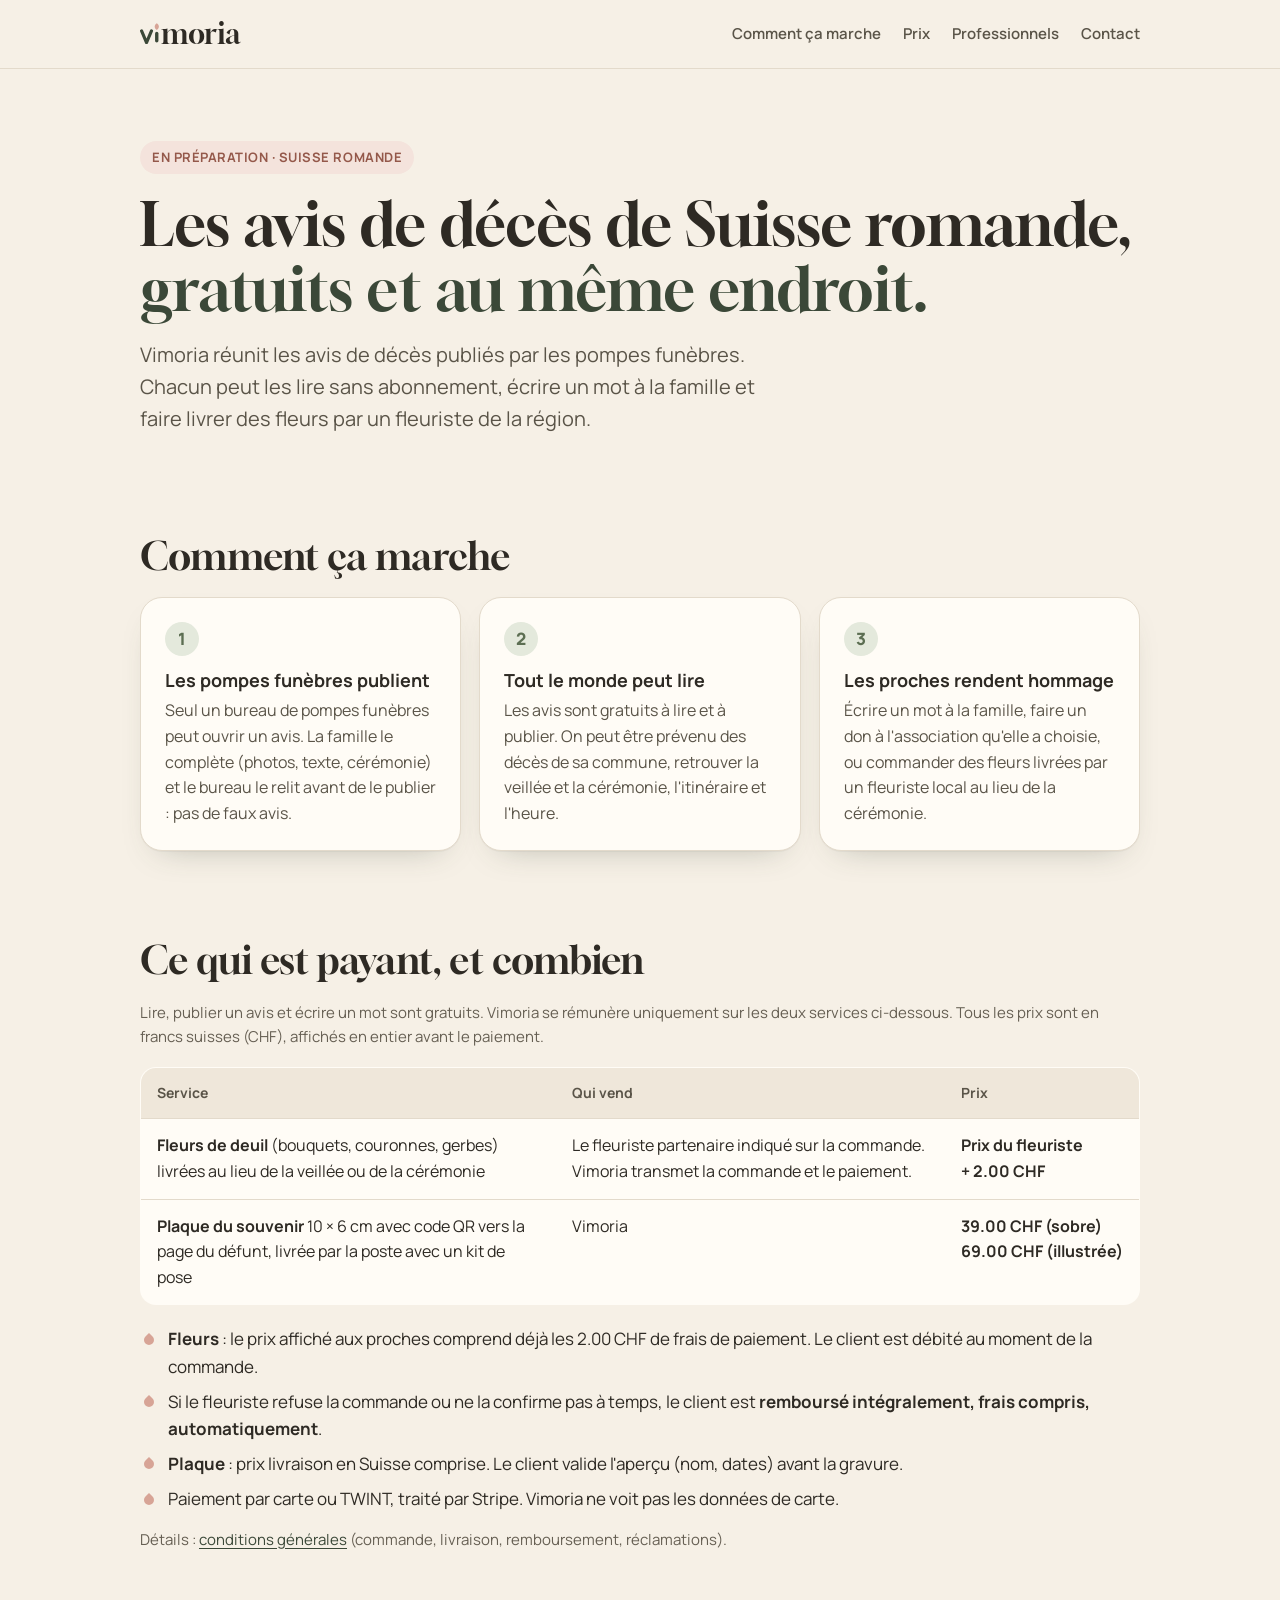
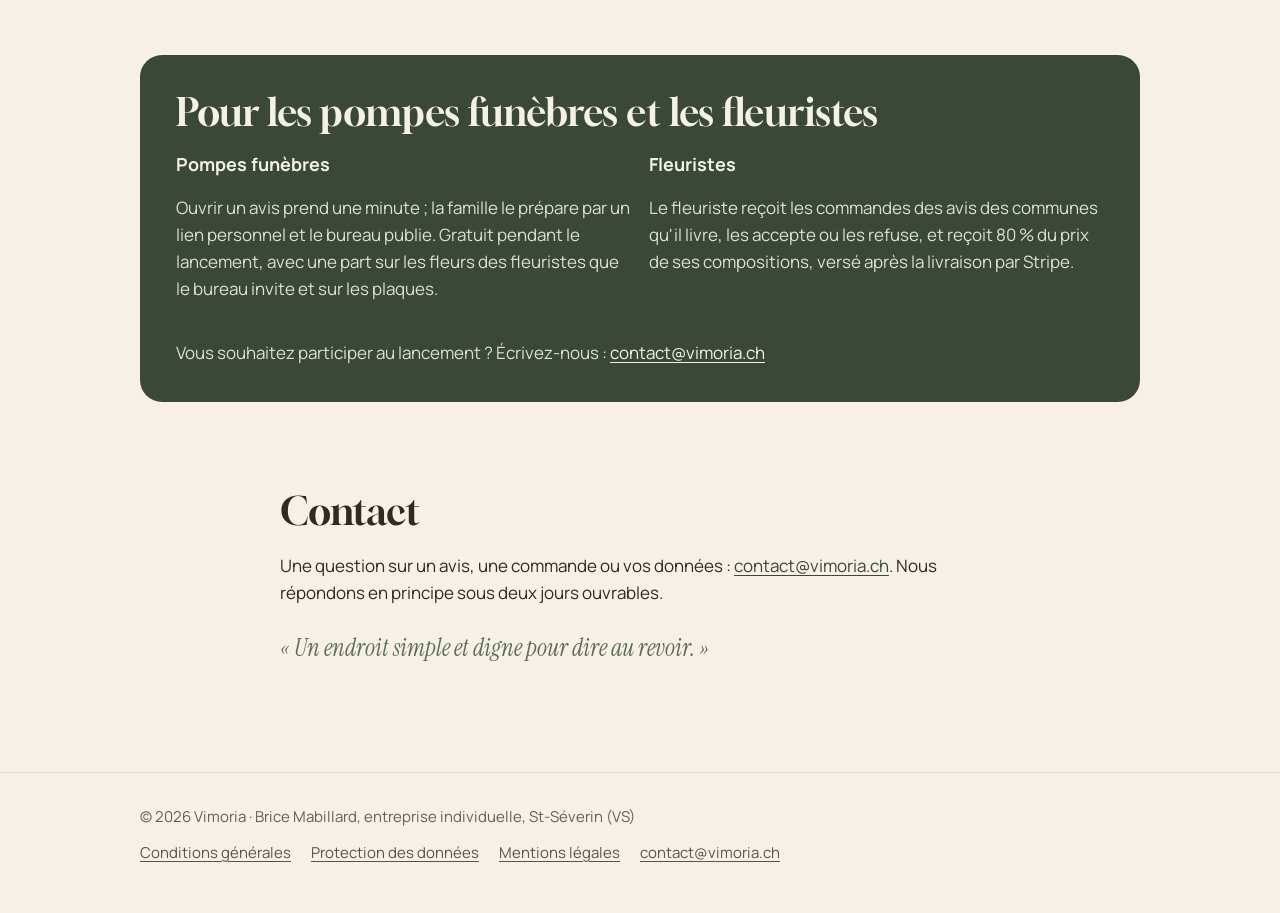
<file: index.html>
<!doctype html>
<html lang="fr">
<head>
<meta charset="utf-8">
<meta name="viewport" content="width=device-width, initial-scale=1">
<title>Vimoria · Avis de décès en Suisse romande</title>
<meta name="description" content="Vimoria réunit les avis de décès de Suisse romande, gratuits à lire et à publier. Les proches peuvent écrire un mot et faire livrer des fleurs par un fleuriste local.">
<link rel="icon" href="favicon.svg" type="image/svg+xml">
<link rel="preconnect" href="https://fonts.googleapis.com">
<link rel="preconnect" href="https://fonts.gstatic.com" crossorigin>
<link rel="stylesheet" href="https://fonts.googleapis.com/css2?family=Gloock&family=Instrument+Serif:ital@0;1&family=Manrope:wght@400;600;700;800&display=swap">
<link rel="stylesheet" href="style.css">
</head>
<body>
<header class="top"><div class="wrap">
  <a class="wm" href="./" aria-label="Vimoria, accueil"><svg viewBox="6.5 7.5 46 47" aria-hidden="true"><path d="M10 25L21 51L32 25" fill="none" stroke="currentColor" stroke-width="7" stroke-linecap="round" stroke-linejoin="round"/><rect x="40" y="27" width="7.5" height="24" rx="3.75" fill="currentColor"/><path d="M43.8 8C50 12 50 19 43.8 23C37.6 19 37.6 12 43.8 8Z" fill="#D7A496"/></svg>moria</a>
  <nav><a href="#comment">Comment ça marche</a><a href="#prix">Prix</a><a class="hide-s" href="#pro">Professionnels</a><a href="#contact">Contact</a></nav>
</div></header>

<main>
<div class="wrap">
  <div class="hero">
    <span class="tag">En préparation · Suisse romande</span>
    <h1>Les avis de décès de Suisse romande, <em>gratuits et au même endroit.</em></h1>
    <p class="lead">Vimoria réunit les avis de décès publiés par les pompes funèbres. Chacun peut les lire sans abonnement, écrire un mot à la famille et faire livrer des fleurs par un fleuriste de la région.</p>
  </div>
</div>

<section id="comment"><div class="wrap">
  <h2>Comment ça marche</h2>
  <div class="grid">
    <div class="card"><span class="num">1</span><h3>Les pompes funèbres publient</h3><p>Seul un bureau de pompes funèbres peut ouvrir un avis. La famille le complète (photos, texte, cérémonie) et le bureau le relit avant de le publier : pas de faux avis.</p></div>
    <div class="card"><span class="num">2</span><h3>Tout le monde peut lire</h3><p>Les avis sont gratuits à lire et à publier. On peut être prévenu des décès de sa commune, retrouver la veillée et la cérémonie, l'itinéraire et l'heure.</p></div>
    <div class="card"><span class="num">3</span><h3>Les proches rendent hommage</h3><p>Écrire un mot à la famille, faire un don à l'association qu'elle a choisie, ou commander des fleurs livrées par un fleuriste local au lieu de la cérémonie.</p></div>
  </div>
</div></section>

<section id="prix"><div class="wrap">
  <h2>Ce qui est payant, et combien</h2>
  <p class="note" style="margin:0 0 18px">Lire, publier un avis et écrire un mot sont gratuits. Vimoria se rémunère uniquement sur les deux services ci-dessous. Tous les prix sont en francs suisses (CHF), affichés en entier avant le paiement.</p>
  <table class="prices">
    <thead><tr><th>Service</th><th>Qui vend</th><th>Prix</th></tr></thead>
    <tbody>
      <tr><td><b>Fleurs de deuil</b> (bouquets, couronnes, gerbes) livrées au lieu de la veillée ou de la cérémonie</td><td>Le fleuriste partenaire indiqué sur la commande. Vimoria transmet la commande et le paiement.</td><td class="p">Prix du fleuriste<br>+ 2.00 CHF</td></tr>
      <tr><td><b>Plaque du souvenir</b> 10 × 6 cm avec code QR vers la page du défunt, livrée par la poste avec un kit de pose</td><td>Vimoria</td><td class="p">39.00 CHF (sobre)<br>69.00 CHF (illustrée)</td></tr>
    </tbody>
  </table>
  <ul class="check" style="margin-top:20px">
    <li><b>Fleurs</b> : le prix affiché aux proches comprend déjà les 2.00 CHF de frais de paiement. Le client est débité au moment de la commande.</li>
    <li>Si le fleuriste refuse la commande ou ne la confirme pas à temps, le client est <b>remboursé intégralement, frais compris, automatiquement</b>.</li>
    <li><b>Plaque</b> : prix livraison en Suisse comprise. Le client valide l'aperçu (nom, dates) avant la gravure.</li>
    <li>Paiement par carte ou TWINT, traité par Stripe. Vimoria ne voit pas les données de carte.</li>
  </ul>
  <p class="note">Détails : <a href="conditions.html">conditions générales</a> (commande, livraison, remboursement, réclamations).</p>
</div></section>

<section id="pro"><div class="wrap">
  <div class="deep">
    <h2>Pour les pompes funèbres et les fleuristes</h2>
    <div class="grid">
      <div><h3>Pompes funèbres</h3><p>Ouvrir un avis prend une minute ; la famille le prépare par un lien personnel et le bureau publie. Gratuit pendant le lancement, avec une part sur les fleurs des fleuristes que le bureau invite et sur les plaques.</p></div>
      <div><h3>Fleuristes</h3><p>Le fleuriste reçoit les commandes des avis des communes qu'il livre, les accepte ou les refuse, et reçoit 80 % du prix de ses compositions, versé après la livraison par Stripe.</p></div>
    </div>
    <p style="margin:20px 0 0">Vous souhaitez participer au lancement ? Écrivez-nous : <a href="mailto:contact@vimoria.ch">contact@vimoria.ch</a></p>
  </div>
</div></section>

<section id="contact"><div class="wrap narrow">
  <h2>Contact</h2>
  <p>Une question sur un avis, une commande ou vos données : <a href="mailto:contact@vimoria.ch">contact@vimoria.ch</a>. Nous répondons en principe sous deux jours ouvrables.</p>
  <p class="voice">« Un endroit simple et digne pour dire au revoir. »</p>
</div></section>
</main>

<footer><div class="wrap">
  <span>© 2026 Vimoria · Brice Mabillard, entreprise individuelle, St-Séverin (VS)</span>
  <nav><a href="conditions.html">Conditions générales</a><a href="confidentialite.html">Protection des données</a><a href="mentions-legales.html">Mentions légales</a><a href="mailto:contact@vimoria.ch">contact@vimoria.ch</a></nav>
</div></footer>
</body>
</html>
</file>
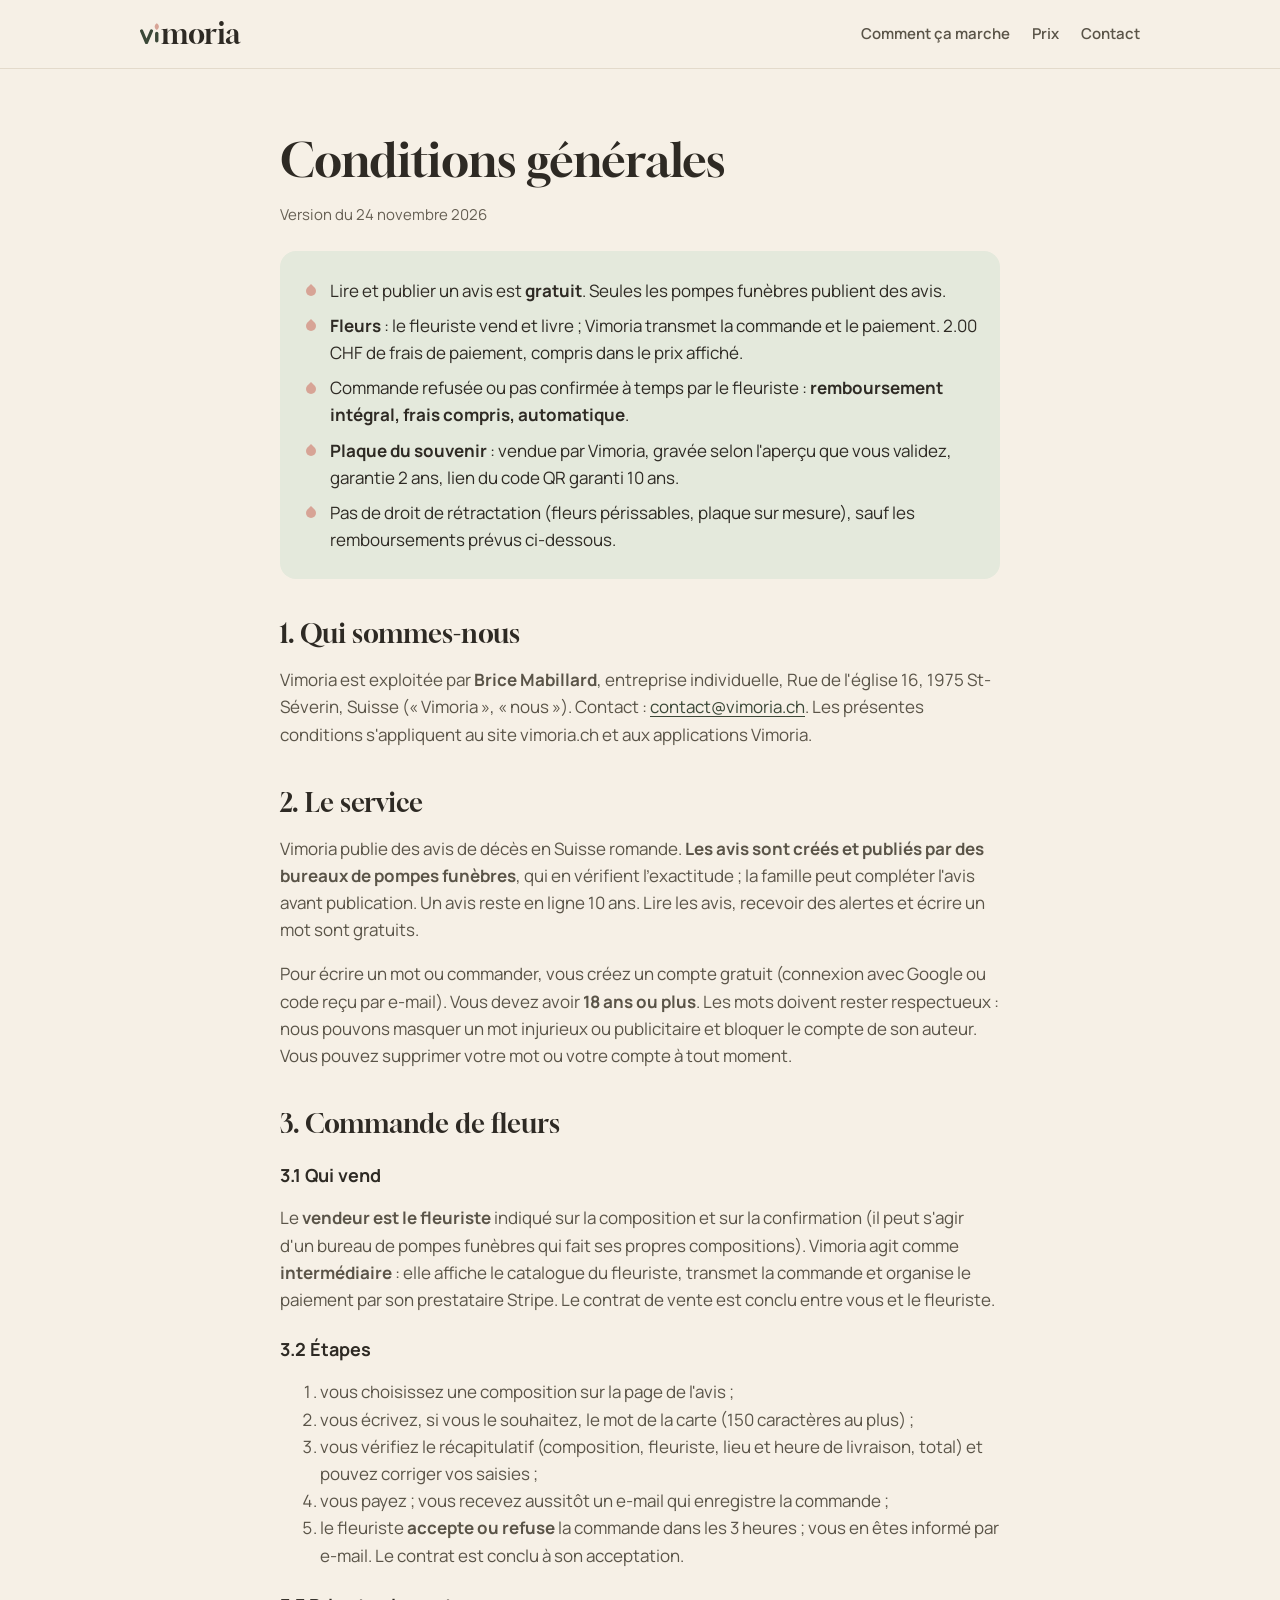
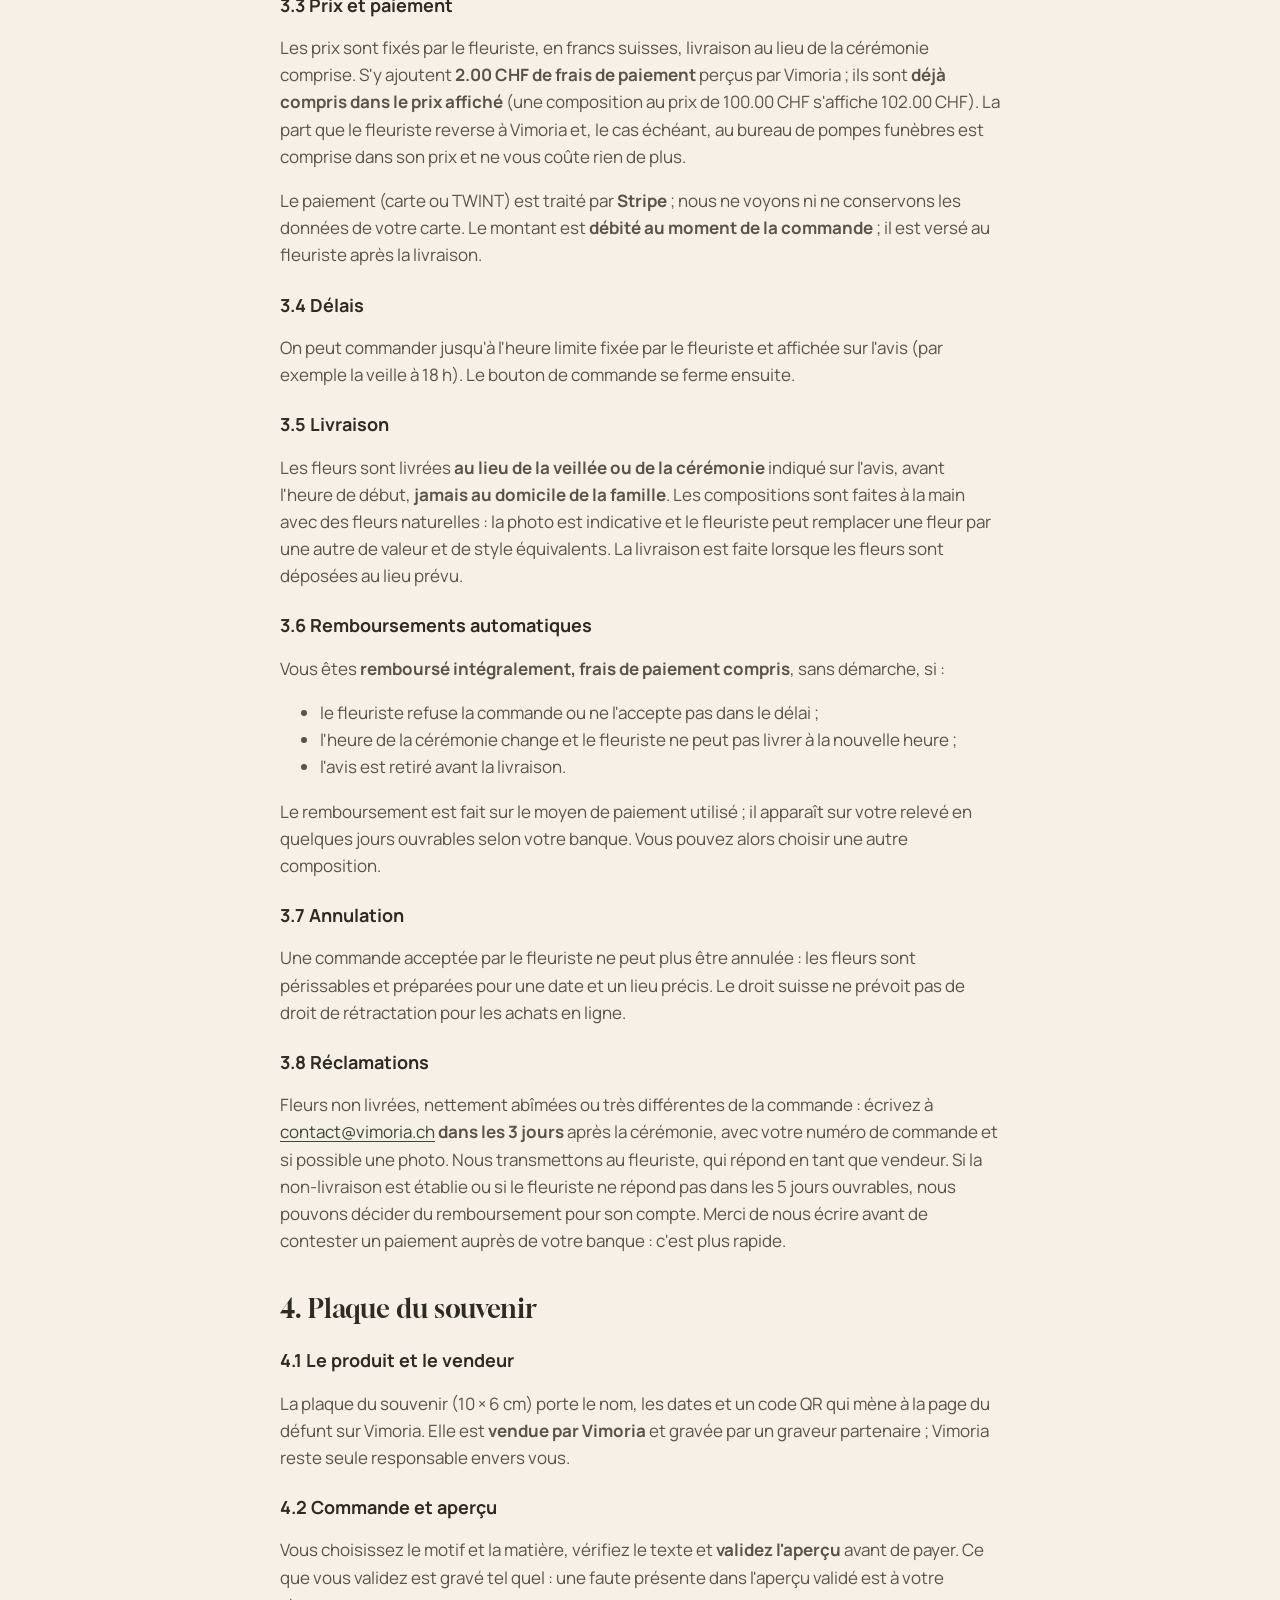
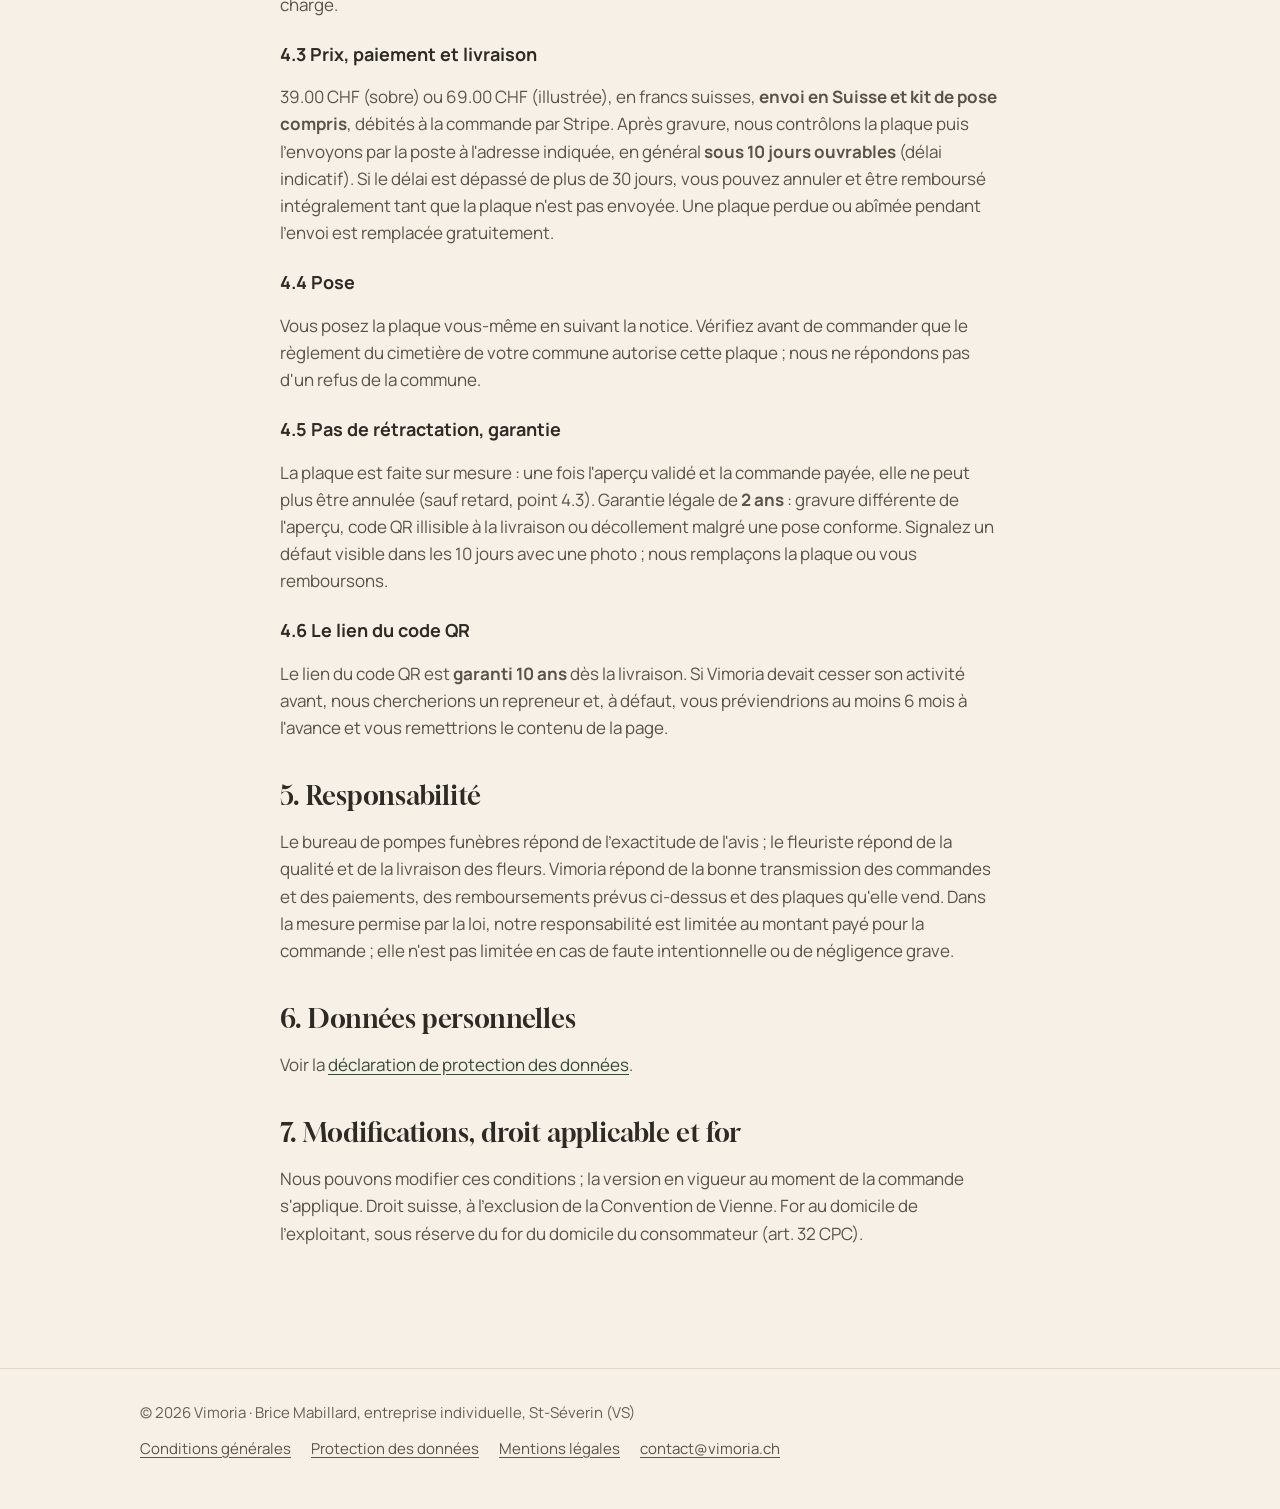
<file: conditions.html>
<!doctype html>
<html lang="fr">
<head>
<meta charset="utf-8">
<meta name="viewport" content="width=device-width, initial-scale=1">
<title>Conditions générales · Vimoria</title>
<meta name="description" content="Conditions générales de Vimoria : utilisation, commande de fleurs, vente des plaques du souvenir, remboursements et réclamations.">
<link rel="icon" href="favicon.svg" type="image/svg+xml">
<link rel="preconnect" href="https://fonts.googleapis.com">
<link rel="preconnect" href="https://fonts.gstatic.com" crossorigin>
<link rel="stylesheet" href="https://fonts.googleapis.com/css2?family=Gloock&family=Instrument+Serif:ital@0;1&family=Manrope:wght@400;600;700;800&display=swap">
<link rel="stylesheet" href="style.css">
</head>
<body>
<header class="top"><div class="wrap">
  <a class="wm" href="./" aria-label="Vimoria, accueil"><svg viewBox="6.5 7.5 46 47" aria-hidden="true"><path d="M10 25L21 51L32 25" fill="none" stroke="currentColor" stroke-width="7" stroke-linecap="round" stroke-linejoin="round"/><rect x="40" y="27" width="7.5" height="24" rx="3.75" fill="currentColor"/><path d="M43.8 8C50 12 50 19 43.8 23C37.6 19 37.6 12 43.8 8Z" fill="#D7A496"/></svg>moria</a>
  <nav><a href="./#comment">Comment ça marche</a><a href="./#prix">Prix</a><a href="./#contact">Contact</a></nav>
</div></header>

<main class="doc"><div class="wrap narrow">
<h1>Conditions générales</h1>
<p class="meta">Version du 24 novembre 2026</p>

<div class="brief">
<ul class="check">
  <li>Lire et publier un avis est <b>gratuit</b>. Seules les pompes funèbres publient des avis.</li>
  <li><b>Fleurs</b> : le fleuriste vend et livre ; Vimoria transmet la commande et le paiement. 2.00 CHF de frais de paiement, compris dans le prix affiché.</li>
  <li>Commande refusée ou pas confirmée à temps par le fleuriste : <b>remboursement intégral, frais compris, automatique</b>.</li>
  <li><b>Plaque du souvenir</b> : vendue par Vimoria, gravée selon l'aperçu que vous validez, garantie 2 ans, lien du code QR garanti 10 ans.</li>
  <li>Pas de droit de rétractation (fleurs périssables, plaque sur mesure), sauf les remboursements prévus ci-dessous.</li>
</ul>
</div>

<h2>1. Qui sommes-nous</h2>
<p>Vimoria est exploitée par <b>Brice Mabillard</b>, entreprise individuelle, Rue de l'église 16, 1975 St-Séverin, Suisse (« Vimoria », « nous »). Contact : <a href="mailto:contact@vimoria.ch">contact@vimoria.ch</a>. Les présentes conditions s'appliquent au site vimoria.ch et aux applications Vimoria.</p>

<h2>2. Le service</h2>
<p>Vimoria publie des avis de décès en Suisse romande. <b>Les avis sont créés et publiés par des bureaux de pompes funèbres</b>, qui en vérifient l'exactitude ; la famille peut compléter l'avis avant publication. Un avis reste en ligne 10 ans. Lire les avis, recevoir des alertes et écrire un mot sont gratuits.</p>
<p>Pour écrire un mot ou commander, vous créez un compte gratuit (connexion avec Google ou code reçu par e-mail). Vous devez avoir <b>18 ans ou plus</b>. Les mots doivent rester respectueux : nous pouvons masquer un mot injurieux ou publicitaire et bloquer le compte de son auteur. Vous pouvez supprimer votre mot ou votre compte à tout moment.</p>

<h2>3. Commande de fleurs</h2>
<h3>3.1 Qui vend</h3>
<p>Le <b>vendeur est le fleuriste</b> indiqué sur la composition et sur la confirmation (il peut s'agir d'un bureau de pompes funèbres qui fait ses propres compositions). Vimoria agit comme <b>intermédiaire</b> : elle affiche le catalogue du fleuriste, transmet la commande et organise le paiement par son prestataire Stripe. Le contrat de vente est conclu entre vous et le fleuriste.</p>
<h3>3.2 Étapes</h3>
<ol>
  <li>vous choisissez une composition sur la page de l'avis ;</li>
  <li>vous écrivez, si vous le souhaitez, le mot de la carte (150 caractères au plus) ;</li>
  <li>vous vérifiez le récapitulatif (composition, fleuriste, lieu et heure de livraison, total) et pouvez corriger vos saisies ;</li>
  <li>vous payez ; vous recevez aussitôt un e-mail qui enregistre la commande ;</li>
  <li>le fleuriste <b>accepte ou refuse</b> la commande dans les 3 heures ; vous en êtes informé par e-mail. Le contrat est conclu à son acceptation.</li>
</ol>
<h3>3.3 Prix et paiement</h3>
<p>Les prix sont fixés par le fleuriste, en francs suisses, livraison au lieu de la cérémonie comprise. S'y ajoutent <b>2.00 CHF de frais de paiement</b> perçus par Vimoria ; ils sont <b>déjà compris dans le prix affiché</b> (une composition au prix de 100.00 CHF s'affiche 102.00 CHF). La part que le fleuriste reverse à Vimoria et, le cas échéant, au bureau de pompes funèbres est comprise dans son prix et ne vous coûte rien de plus.</p>
<p>Le paiement (carte ou TWINT) est traité par <b>Stripe</b> ; nous ne voyons ni ne conservons les données de votre carte. Le montant est <b>débité au moment de la commande</b> ; il est versé au fleuriste après la livraison.</p>
<h3>3.4 Délais</h3>
<p>On peut commander jusqu'à l'heure limite fixée par le fleuriste et affichée sur l'avis (par exemple la veille à 18 h). Le bouton de commande se ferme ensuite.</p>
<h3>3.5 Livraison</h3>
<p>Les fleurs sont livrées <b>au lieu de la veillée ou de la cérémonie</b> indiqué sur l'avis, avant l'heure de début, <b>jamais au domicile de la famille</b>. Les compositions sont faites à la main avec des fleurs naturelles : la photo est indicative et le fleuriste peut remplacer une fleur par une autre de valeur et de style équivalents. La livraison est faite lorsque les fleurs sont déposées au lieu prévu.</p>
<h3>3.6 Remboursements automatiques</h3>
<p>Vous êtes <b>remboursé intégralement, frais de paiement compris</b>, sans démarche, si :</p>
<ul>
  <li>le fleuriste refuse la commande ou ne l'accepte pas dans le délai ;</li>
  <li>l'heure de la cérémonie change et le fleuriste ne peut pas livrer à la nouvelle heure ;</li>
  <li>l'avis est retiré avant la livraison.</li>
</ul>
<p>Le remboursement est fait sur le moyen de paiement utilisé ; il apparaît sur votre relevé en quelques jours ouvrables selon votre banque. Vous pouvez alors choisir une autre composition.</p>
<h3>3.7 Annulation</h3>
<p>Une commande acceptée par le fleuriste ne peut plus être annulée : les fleurs sont périssables et préparées pour une date et un lieu précis. Le droit suisse ne prévoit pas de droit de rétractation pour les achats en ligne.</p>
<h3>3.8 Réclamations</h3>
<p>Fleurs non livrées, nettement abîmées ou très différentes de la commande : écrivez à <a href="mailto:contact@vimoria.ch">contact@vimoria.ch</a> <b>dans les 3 jours</b> après la cérémonie, avec votre numéro de commande et si possible une photo. Nous transmettons au fleuriste, qui répond en tant que vendeur. Si la non-livraison est établie ou si le fleuriste ne répond pas dans les 5 jours ouvrables, nous pouvons décider du remboursement pour son compte. Merci de nous écrire avant de contester un paiement auprès de votre banque : c'est plus rapide.</p>

<h2>4. Plaque du souvenir</h2>
<h3>4.1 Le produit et le vendeur</h3>
<p>La plaque du souvenir (10 × 6 cm) porte le nom, les dates et un code QR qui mène à la page du défunt sur Vimoria. Elle est <b>vendue par Vimoria</b> et gravée par un graveur partenaire ; Vimoria reste seule responsable envers vous.</p>
<h3>4.2 Commande et aperçu</h3>
<p>Vous choisissez le motif et la matière, vérifiez le texte et <b>validez l'aperçu</b> avant de payer. Ce que vous validez est gravé tel quel : une faute présente dans l'aperçu validé est à votre charge.</p>
<h3>4.3 Prix, paiement et livraison</h3>
<p>39.00 CHF (sobre) ou 69.00 CHF (illustrée), en francs suisses, <b>envoi en Suisse et kit de pose compris</b>, débités à la commande par Stripe. Après gravure, nous contrôlons la plaque puis l'envoyons par la poste à l'adresse indiquée, en général <b>sous 10 jours ouvrables</b> (délai indicatif). Si le délai est dépassé de plus de 30 jours, vous pouvez annuler et être remboursé intégralement tant que la plaque n'est pas envoyée. Une plaque perdue ou abîmée pendant l'envoi est remplacée gratuitement.</p>
<h3>4.4 Pose</h3>
<p>Vous posez la plaque vous-même en suivant la notice. Vérifiez avant de commander que le règlement du cimetière de votre commune autorise cette plaque ; nous ne répondons pas d'un refus de la commune.</p>
<h3>4.5 Pas de rétractation, garantie</h3>
<p>La plaque est faite sur mesure : une fois l'aperçu validé et la commande payée, elle ne peut plus être annulée (sauf retard, point 4.3). Garantie légale de <b>2 ans</b> : gravure différente de l'aperçu, code QR illisible à la livraison ou décollement malgré une pose conforme. Signalez un défaut visible dans les 10 jours avec une photo ; nous remplaçons la plaque ou vous remboursons.</p>
<h3>4.6 Le lien du code QR</h3>
<p>Le lien du code QR est <b>garanti 10 ans</b> dès la livraison. Si Vimoria devait cesser son activité avant, nous chercherions un repreneur et, à défaut, vous préviendrions au moins 6 mois à l'avance et vous remettrions le contenu de la page.</p>

<h2>5. Responsabilité</h2>
<p>Le bureau de pompes funèbres répond de l'exactitude de l'avis ; le fleuriste répond de la qualité et de la livraison des fleurs. Vimoria répond de la bonne transmission des commandes et des paiements, des remboursements prévus ci-dessus et des plaques qu'elle vend. Dans la mesure permise par la loi, notre responsabilité est limitée au montant payé pour la commande ; elle n'est pas limitée en cas de faute intentionnelle ou de négligence grave.</p>

<h2>6. Données personnelles</h2>
<p>Voir la <a href="confidentialite.html">déclaration de protection des données</a>.</p>

<h2>7. Modifications, droit applicable et for</h2>
<p>Nous pouvons modifier ces conditions ; la version en vigueur au moment de la commande s'applique. Droit suisse, à l'exclusion de la Convention de Vienne. For au domicile de l'exploitant, sous réserve du for du domicile du consommateur (art. 32 CPC).</p>
</div></main>

<footer><div class="wrap">
  <span>© 2026 Vimoria · Brice Mabillard, entreprise individuelle, St-Séverin (VS)</span>
  <nav><a href="conditions.html">Conditions générales</a><a href="confidentialite.html">Protection des données</a><a href="mentions-legales.html">Mentions légales</a><a href="mailto:contact@vimoria.ch">contact@vimoria.ch</a></nav>
</div></footer>
</body>
</html>
</file>
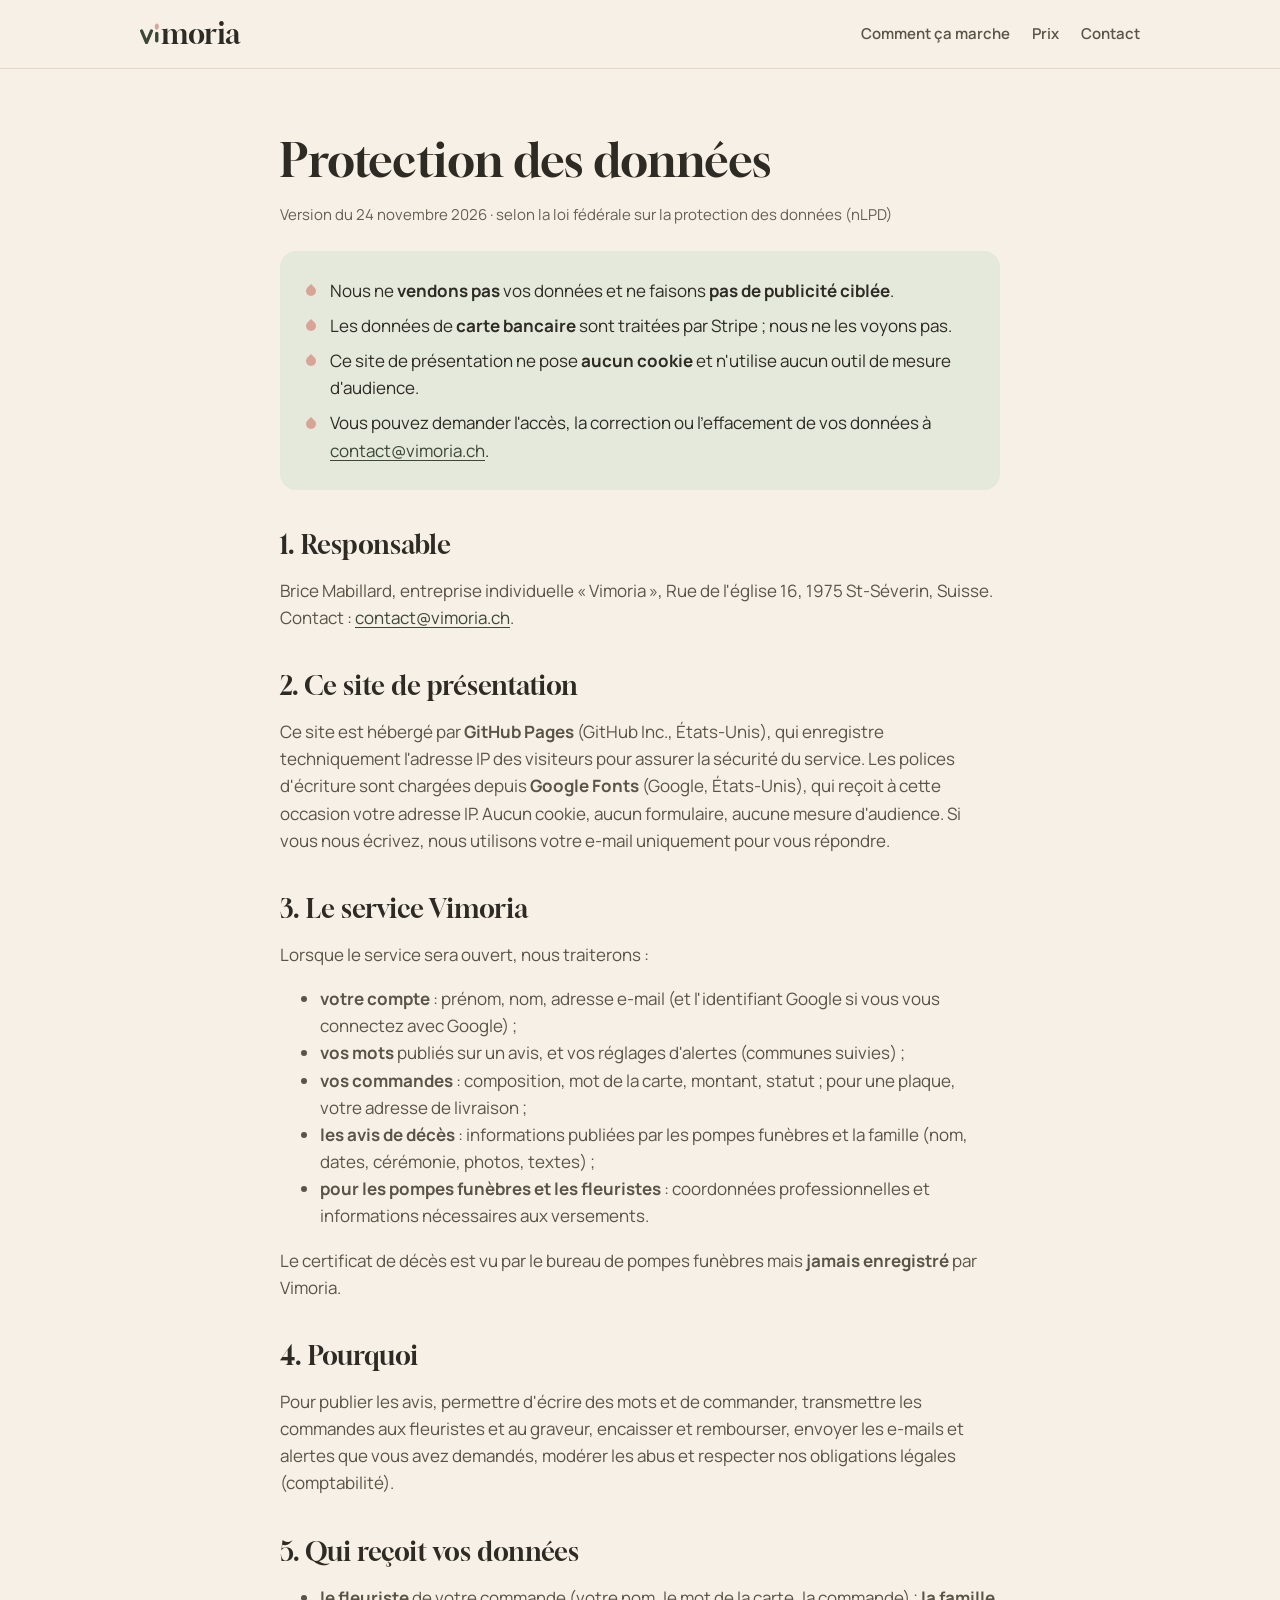
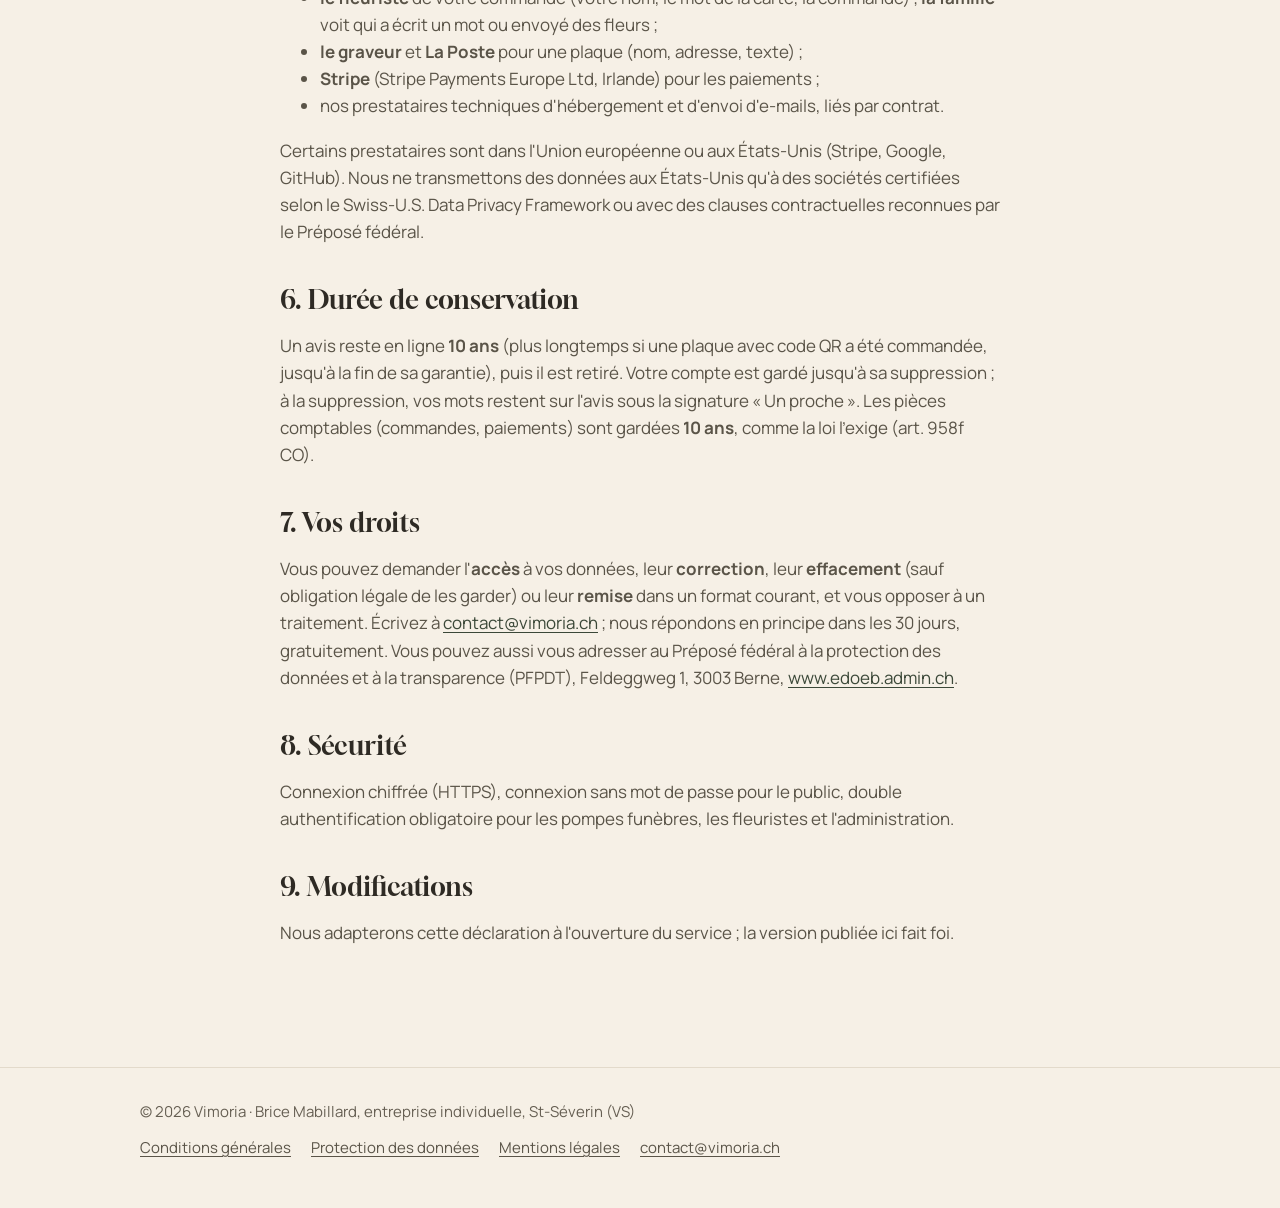
<file: confidentialite.html>
<!doctype html>
<html lang="fr">
<head>
<meta charset="utf-8">
<meta name="viewport" content="width=device-width, initial-scale=1">
<title>Protection des données · Vimoria</title>
<meta name="description" content="Déclaration de protection des données de Vimoria (nLPD).">
<link rel="icon" href="favicon.svg" type="image/svg+xml">
<link rel="preconnect" href="https://fonts.googleapis.com">
<link rel="preconnect" href="https://fonts.gstatic.com" crossorigin>
<link rel="stylesheet" href="https://fonts.googleapis.com/css2?family=Gloock&family=Instrument+Serif:ital@0;1&family=Manrope:wght@400;600;700;800&display=swap">
<link rel="stylesheet" href="style.css">
</head>
<body>
<header class="top"><div class="wrap">
  <a class="wm" href="./" aria-label="Vimoria, accueil"><svg viewBox="6.5 7.5 46 47" aria-hidden="true"><path d="M10 25L21 51L32 25" fill="none" stroke="currentColor" stroke-width="7" stroke-linecap="round" stroke-linejoin="round"/><rect x="40" y="27" width="7.5" height="24" rx="3.75" fill="currentColor"/><path d="M43.8 8C50 12 50 19 43.8 23C37.6 19 37.6 12 43.8 8Z" fill="#D7A496"/></svg>moria</a>
  <nav><a href="./#comment">Comment ça marche</a><a href="./#prix">Prix</a><a href="./#contact">Contact</a></nav>
</div></header>

<main class="doc"><div class="wrap narrow">
<h1>Protection des données</h1>
<p class="meta">Version du 24 novembre 2026 · selon la loi fédérale sur la protection des données (nLPD)</p>

<div class="brief">
<ul class="check">
  <li>Nous ne <b>vendons pas</b> vos données et ne faisons <b>pas de publicité ciblée</b>.</li>
  <li>Les données de <b>carte bancaire</b> sont traitées par Stripe ; nous ne les voyons pas.</li>
  <li>Ce site de présentation ne pose <b>aucun cookie</b> et n'utilise aucun outil de mesure d'audience.</li>
  <li>Vous pouvez demander l'accès, la correction ou l'effacement de vos données à <a href="mailto:contact@vimoria.ch">contact@vimoria.ch</a>.</li>
</ul>
</div>

<h2>1. Responsable</h2>
<p>Brice Mabillard, entreprise individuelle « Vimoria », Rue de l'église 16, 1975 St-Séverin, Suisse. Contact : <a href="mailto:contact@vimoria.ch">contact@vimoria.ch</a>.</p>

<h2>2. Ce site de présentation</h2>
<p>Ce site est hébergé par <b>GitHub Pages</b> (GitHub Inc., États-Unis), qui enregistre techniquement l'adresse IP des visiteurs pour assurer la sécurité du service. Les polices d'écriture sont chargées depuis <b>Google Fonts</b> (Google, États-Unis), qui reçoit à cette occasion votre adresse IP. Aucun cookie, aucun formulaire, aucune mesure d'audience. Si vous nous écrivez, nous utilisons votre e-mail uniquement pour vous répondre.</p>

<h2>3. Le service Vimoria</h2>
<p>Lorsque le service sera ouvert, nous traiterons :</p>
<ul>
  <li><b>votre compte</b> : prénom, nom, adresse e-mail (et l'identifiant Google si vous vous connectez avec Google) ;</li>
  <li><b>vos mots</b> publiés sur un avis, et vos réglages d'alertes (communes suivies) ;</li>
  <li><b>vos commandes</b> : composition, mot de la carte, montant, statut ; pour une plaque, votre adresse de livraison ;</li>
  <li><b>les avis de décès</b> : informations publiées par les pompes funèbres et la famille (nom, dates, cérémonie, photos, textes) ;</li>
  <li><b>pour les pompes funèbres et les fleuristes</b> : coordonnées professionnelles et informations nécessaires aux versements.</li>
</ul>
<p>Le certificat de décès est vu par le bureau de pompes funèbres mais <b>jamais enregistré</b> par Vimoria.</p>

<h2>4. Pourquoi</h2>
<p>Pour publier les avis, permettre d'écrire des mots et de commander, transmettre les commandes aux fleuristes et au graveur, encaisser et rembourser, envoyer les e-mails et alertes que vous avez demandés, modérer les abus et respecter nos obligations légales (comptabilité).</p>

<h2>5. Qui reçoit vos données</h2>
<ul>
  <li><b>le fleuriste</b> de votre commande (votre nom, le mot de la carte, la commande) ; <b>la famille</b> voit qui a écrit un mot ou envoyé des fleurs ;</li>
  <li><b>le graveur</b> et <b>La Poste</b> pour une plaque (nom, adresse, texte) ;</li>
  <li><b>Stripe</b> (Stripe Payments Europe Ltd, Irlande) pour les paiements ;</li>
  <li>nos prestataires techniques d'hébergement et d'envoi d'e-mails, liés par contrat.</li>
</ul>
<p>Certains prestataires sont dans l'Union européenne ou aux États-Unis (Stripe, Google, GitHub). Nous ne transmettons des données aux États-Unis qu'à des sociétés certifiées selon le Swiss-U.S. Data Privacy Framework ou avec des clauses contractuelles reconnues par le Préposé fédéral.</p>

<h2>6. Durée de conservation</h2>
<p>Un avis reste en ligne <b>10 ans</b> (plus longtemps si une plaque avec code QR a été commandée, jusqu'à la fin de sa garantie), puis il est retiré. Votre compte est gardé jusqu'à sa suppression ; à la suppression, vos mots restent sur l'avis sous la signature « Un proche ». Les pièces comptables (commandes, paiements) sont gardées <b>10 ans</b>, comme la loi l'exige (art. 958f CO).</p>

<h2>7. Vos droits</h2>
<p>Vous pouvez demander l'<b>accès</b> à vos données, leur <b>correction</b>, leur <b>effacement</b> (sauf obligation légale de les garder) ou leur <b>remise</b> dans un format courant, et vous opposer à un traitement. Écrivez à <a href="mailto:contact@vimoria.ch">contact@vimoria.ch</a> ; nous répondons en principe dans les 30 jours, gratuitement. Vous pouvez aussi vous adresser au Préposé fédéral à la protection des données et à la transparence (PFPDT), Feldeggweg 1, 3003 Berne, <a href="https://www.edoeb.admin.ch">www.edoeb.admin.ch</a>.</p>

<h2>8. Sécurité</h2>
<p>Connexion chiffrée (HTTPS), connexion sans mot de passe pour le public, double authentification obligatoire pour les pompes funèbres, les fleuristes et l'administration.</p>

<h2>9. Modifications</h2>
<p>Nous adapterons cette déclaration à l'ouverture du service ; la version publiée ici fait foi.</p>
</div></main>

<footer><div class="wrap">
  <span>© 2026 Vimoria · Brice Mabillard, entreprise individuelle, St-Séverin (VS)</span>
  <nav><a href="conditions.html">Conditions générales</a><a href="confidentialite.html">Protection des données</a><a href="mentions-legales.html">Mentions légales</a><a href="mailto:contact@vimoria.ch">contact@vimoria.ch</a></nav>
</div></footer>
</body>
</html>
</file>
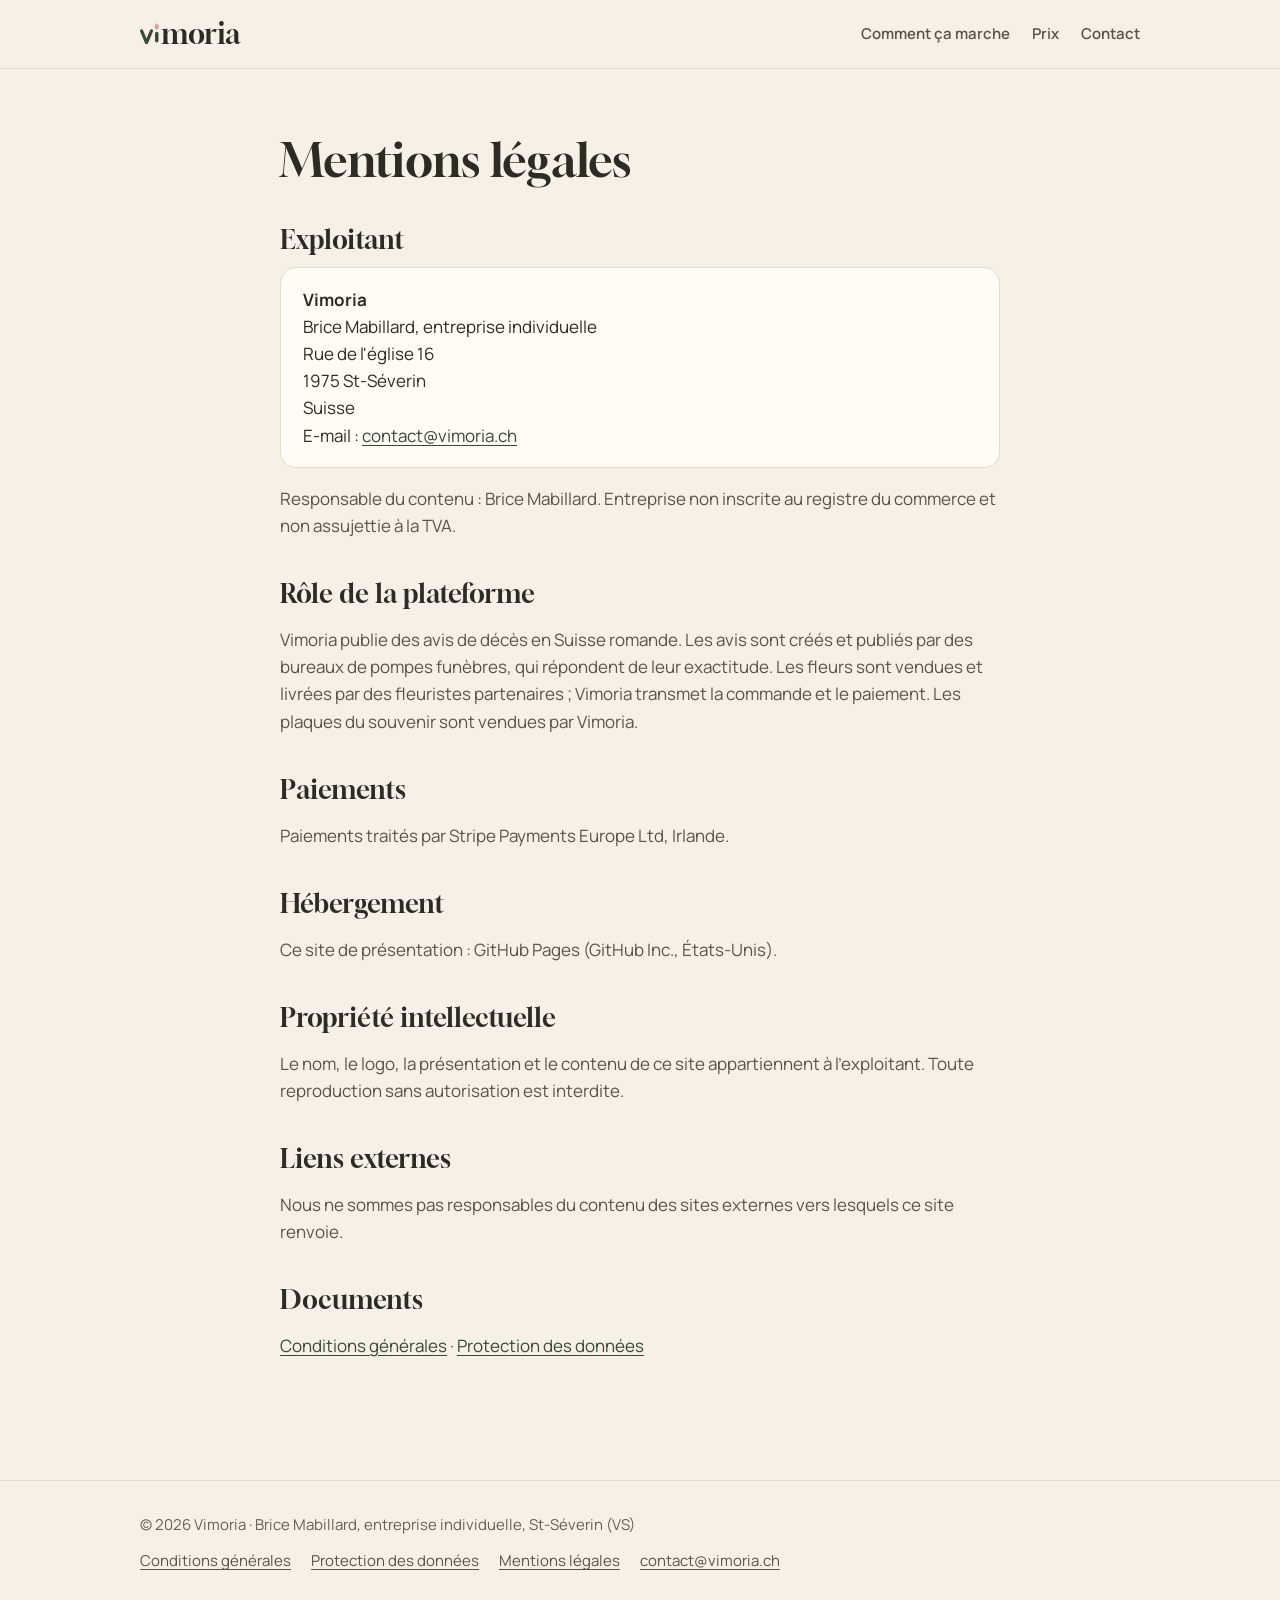
<file: mentions-legales.html>
<!doctype html>
<html lang="fr">
<head>
<meta charset="utf-8">
<meta name="viewport" content="width=device-width, initial-scale=1">
<title>Mentions légales · Vimoria</title>
<meta name="description" content="Mentions légales de Vimoria.">
<link rel="icon" href="favicon.svg" type="image/svg+xml">
<link rel="preconnect" href="https://fonts.googleapis.com">
<link rel="preconnect" href="https://fonts.gstatic.com" crossorigin>
<link rel="stylesheet" href="https://fonts.googleapis.com/css2?family=Gloock&family=Instrument+Serif:ital@0;1&family=Manrope:wght@400;600;700;800&display=swap">
<link rel="stylesheet" href="style.css">
</head>
<body>
<header class="top"><div class="wrap">
  <a class="wm" href="./" aria-label="Vimoria, accueil"><svg viewBox="6.5 7.5 46 47" aria-hidden="true"><path d="M10 25L21 51L32 25" fill="none" stroke="currentColor" stroke-width="7" stroke-linecap="round" stroke-linejoin="round"/><rect x="40" y="27" width="7.5" height="24" rx="3.75" fill="currentColor"/><path d="M43.8 8C50 12 50 19 43.8 23C37.6 19 37.6 12 43.8 8Z" fill="#D7A496"/></svg>moria</a>
  <nav><a href="./#comment">Comment ça marche</a><a href="./#prix">Prix</a><a href="./#contact">Contact</a></nav>
</div></header>

<main class="doc"><div class="wrap narrow">
<h1>Mentions légales</h1>

<h2>Exploitant</h2>
<address class="addr">
<b>Vimoria</b><br>
Brice Mabillard, entreprise individuelle<br>
Rue de l'église 16<br>
1975 St-Séverin<br>
Suisse<br>
E-mail : <a href="mailto:contact@vimoria.ch">contact@vimoria.ch</a>
</address>
<p>Responsable du contenu : Brice Mabillard. Entreprise non inscrite au registre du commerce et non assujettie à la TVA.</p>

<h2>Rôle de la plateforme</h2>
<p>Vimoria publie des avis de décès en Suisse romande. Les avis sont créés et publiés par des bureaux de pompes funèbres, qui répondent de leur exactitude. Les fleurs sont vendues et livrées par des fleuristes partenaires ; Vimoria transmet la commande et le paiement. Les plaques du souvenir sont vendues par Vimoria.</p>

<h2>Paiements</h2>
<p>Paiements traités par Stripe Payments Europe Ltd, Irlande.</p>

<h2>Hébergement</h2>
<p>Ce site de présentation : GitHub Pages (GitHub Inc., États-Unis).</p>

<h2>Propriété intellectuelle</h2>
<p>Le nom, le logo, la présentation et le contenu de ce site appartiennent à l'exploitant. Toute reproduction sans autorisation est interdite.</p>

<h2>Liens externes</h2>
<p>Nous ne sommes pas responsables du contenu des sites externes vers lesquels ce site renvoie.</p>

<h2>Documents</h2>
<p><a href="conditions.html">Conditions générales</a> · <a href="confidentialite.html">Protection des données</a></p>
</div></main>

<footer><div class="wrap">
  <span>© 2026 Vimoria · Brice Mabillard, entreprise individuelle, St-Séverin (VS)</span>
  <nav><a href="conditions.html">Conditions générales</a><a href="confidentialite.html">Protection des données</a><a href="mentions-legales.html">Mentions légales</a><a href="mailto:contact@vimoria.ch">contact@vimoria.ch</a></nav>
</div></footer>
</body>
</html>
</file>
<file: style.css>
:root{
  --bg:#F6F0E6;--surface:#FFFCF6;--sunk:#EFE7DA;--line:#E3DACB;
  --ink:#2E2A24;--ink-2:#5A5448;--mute:#665F53;
  --deep:#3B4838;--on-deep:#F3F1E8;--sage:#84957A;--sage-l:#E4E9DC;--sage-ink:#5C6E52;
  --rose:#D7A496;--rose-l:#F4E3DC;--rose-ink:#94584A;
  --f-title:'Gloock',Georgia,serif;--f-text:'Manrope',ui-sans-serif,system-ui,sans-serif;--f-voice:'Instrument Serif',Georgia,serif;
  --r-m:16px;--r-l:22px;--sh:0 1px 0 rgba(46,42,36,.04),0 14px 34px -20px rgba(59,72,56,.38);
}
*{box-sizing:border-box}
html{-webkit-text-size-adjust:100%}
body{margin:0;background:var(--bg);color:var(--ink);font:400 17px/1.6 var(--f-text)}
a{color:var(--deep);text-underline-offset:3px}
a:hover{color:var(--rose-ink)}
img,svg{display:block}
.wrap{max-width:1040px;margin:0 auto;padding:0 20px}
.narrow{max-width:760px}

/* En-tête */
.top{position:sticky;top:0;z-index:5;background:rgba(246,240,230,.92);backdrop-filter:blur(8px);border-bottom:1px solid var(--line)}
.top .wrap{display:flex;align-items:center;justify-content:space-between;height:68px;gap:16px}
.wm{display:inline-flex;align-items:baseline;font:400 28px/1 var(--f-title);color:var(--ink);text-decoration:none;white-space:nowrap}
.wm svg{width:.739em;height:.755em;color:var(--deep)}
.top nav{display:flex;gap:22px;font-weight:600;font-size:15px}
.top nav a{color:var(--ink-2);text-decoration:none}
.top nav a:hover{color:var(--deep)}

/* Accueil */
.hero{padding:72px 0 56px}
.tag{display:inline-block;background:var(--rose-l);color:var(--rose-ink);font-weight:700;font-size:13px;letter-spacing:.04em;text-transform:uppercase;padding:6px 12px;border-radius:999px}
h1{font:400 clamp(36px,6vw,60px)/1.08 var(--f-title);margin:18px 0 18px;color:var(--ink)}
h1 em{font-style:normal;color:var(--deep)}
.lead{font-size:20px;color:var(--ink-2);max-width:640px;margin:0}
.voice{font:italic 400 24px/1.4 var(--f-voice);color:var(--sage-ink)}
section{padding:44px 0}
h2{font:400 clamp(28px,4vw,38px)/1.15 var(--f-title);margin:0 0 18px}
h3{font:700 18px/1.35 var(--f-text);margin:0 0 6px}
.grid{display:grid;gap:18px;grid-template-columns:repeat(auto-fit,minmax(240px,1fr))}
.card{background:var(--surface);border:1px solid var(--line);border-radius:var(--r-l);padding:24px;box-shadow:var(--sh)}
.card p{margin:0;color:var(--ink-2);font-size:16px}
.num{display:inline-grid;place-items:center;width:34px;height:34px;border-radius:50%;background:var(--sage-l);color:var(--sage-ink);font-weight:800;margin-bottom:12px}
.deep{background:var(--deep);color:var(--on-deep);border-radius:var(--r-l);padding:36px}
.deep h2,.deep h3{color:var(--on-deep)}
.deep p,.deep li{color:#DCE0D4}
.deep a{color:var(--on-deep)}
table.prices{width:100%;border-collapse:collapse;background:var(--surface);border:1px solid var(--line);border-radius:var(--r-m);overflow:hidden;font-size:16px}
.prices th,.prices td{text-align:left;padding:14px 16px;border-bottom:1px solid var(--line);vertical-align:top}
.prices th{background:var(--sunk);font-weight:700;font-size:14px;color:var(--ink-2)}
.prices td.p{white-space:nowrap;font-weight:700}
.prices tr:last-child td{border-bottom:0}
.note{font-size:15px;color:var(--mute)}
ul.check{list-style:none;padding:0;margin:0}
ul.check li{padding-left:28px;position:relative;margin:8px 0}
ul.check li::before{content:"";position:absolute;left:4px;top:.55em;width:10px;height:10px;border-radius:50% 0 50% 50%;background:var(--rose);transform:rotate(-45deg)}

/* Pages de texte */
.doc{padding:48px 0 64px}
.doc h1{font-size:clamp(32px,5vw,46px)}
.doc h2{font-size:26px;margin:40px 0 12px}
.doc h3{margin:24px 0 6px}
.doc p,.doc li{color:var(--ink-2)}
.doc .brief{background:var(--sage-l);border-radius:var(--r-m);padding:18px 22px;margin:24px 0}
.doc .brief li{color:var(--ink)}
.doc .meta{color:var(--mute);font-size:15px}
.addr{background:var(--surface);border:1px solid var(--line);border-radius:var(--r-m);padding:18px 22px;font-style:normal}

/* Pied */
footer{border-top:1px solid var(--line);margin-top:40px;padding:32px 0 48px;font-size:15px;color:var(--mute)}
footer .wrap{display:flex;flex-wrap:wrap;gap:12px 28px;justify-content:space-between}
footer nav{display:flex;flex-wrap:wrap;gap:8px 20px}
footer a{color:var(--ink-2)}

@media (max-width:640px){
  body{font-size:16px}
  .top nav{gap:14px;font-size:14px}
  .top nav .hide-s{display:none}
  .hero{padding:44px 0 32px}
  .lead{font-size:18px}
  .deep{padding:24px}
  .prices th,.prices td{padding:12px}
}
</file>
